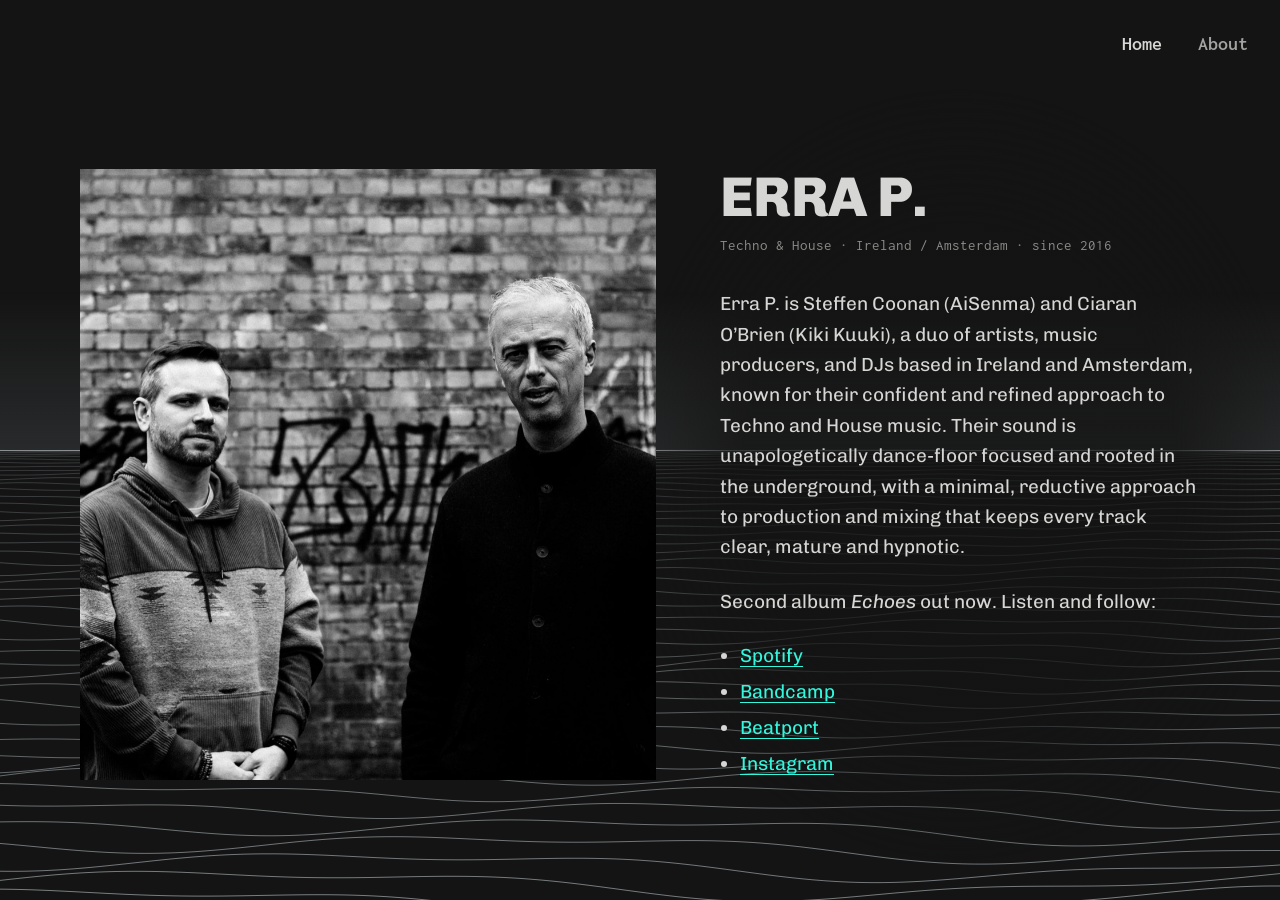
<file: index.html>
<!DOCTYPE html>
<html lang="en">
<head>
  <meta charset="utf-8">
  <meta name="viewport" content="width=device-width, initial-scale=1">
  <title>Erra P.</title>
  <meta name="description" content="Erra P. — Techno and House duo based in Ireland and Amsterdam.">
  <link rel="preconnect" href="https://fonts.googleapis.com">
  <link rel="preconnect" href="https://fonts.gstatic.com" crossorigin>
  <link href="https://fonts.googleapis.com/css2?family=Chivo:wght@400;800&family=Inconsolata:wght@400;600;700&display=swap" rel="stylesheet">
  <link rel="stylesheet" href="styles.css">
</head>
<body>
  <canvas class="sea" aria-hidden="true"></canvas>

  <nav class="nav">
    <a href="./" aria-current="page">Home</a>
    <a href="about.html">About</a>
  </nav>

  <main class="home">
    <img src="erra-p.jpg" alt="Erra P., black-and-white portrait of the duo in front of a graffiti-covered brick wall" width="1600" height="1068">

    <div class="glow">
      <h1>Erra P.</h1>
      <p class="meta">Techno &amp; House · Ireland / Amsterdam · since&nbsp;2016</p>

      <p>
        Erra P. is Steffen Coonan (AiSenma) and Ciaran O’Brien (Kiki Kuuki),
        a duo of artists, music producers, and DJs based in Ireland and
        Amsterdam, known for their confident and refined approach to Techno and
        House music. Their sound is unapologetically dance-floor focused and
        rooted in the underground, with a minimal, reductive approach to
        production and mixing that keeps every track clear, mature and
        hypnotic.
      </p>

      <p>Second album <em>Echoes</em> out now. Listen and follow:</p>

      <ul>
        <li><a href="https://open.spotify.com/artist/4HKfoJEZOT9HuwIy7572hq" target="_blank" rel="noopener">Spotify</a></li>
        <li><a href="https://erraproject.bandcamp.com/" target="_blank" rel="noopener">Bandcamp</a></li>
        <li><a href="https://www.beatport.com/artist/erra-p/859382" target="_blank" rel="noopener">Beatport</a></li>
        <li><a href="https://www.instagram.com/erraproject2030" target="_blank" rel="noopener">Instagram</a></li>
      </ul>
    </div>
  </main>

  <script src="sea.js"></script>
</body>
</html>
</file>
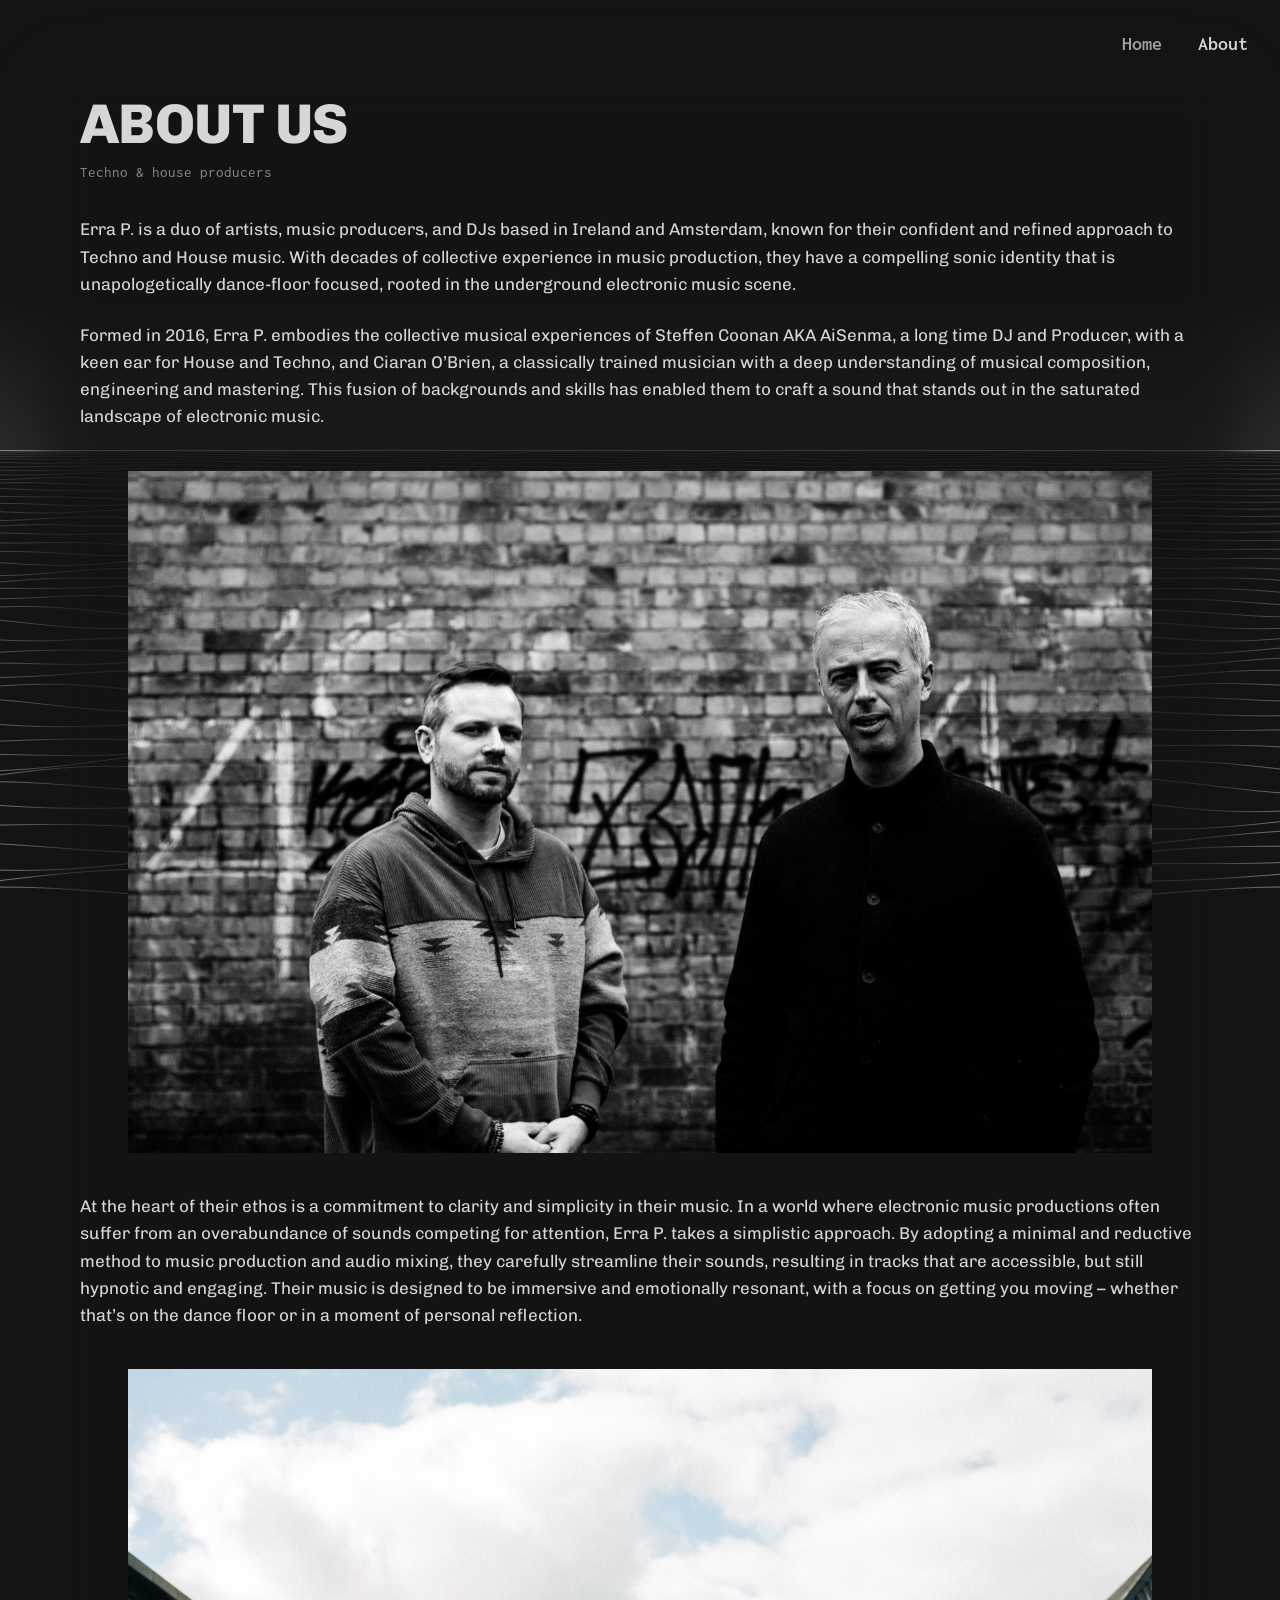
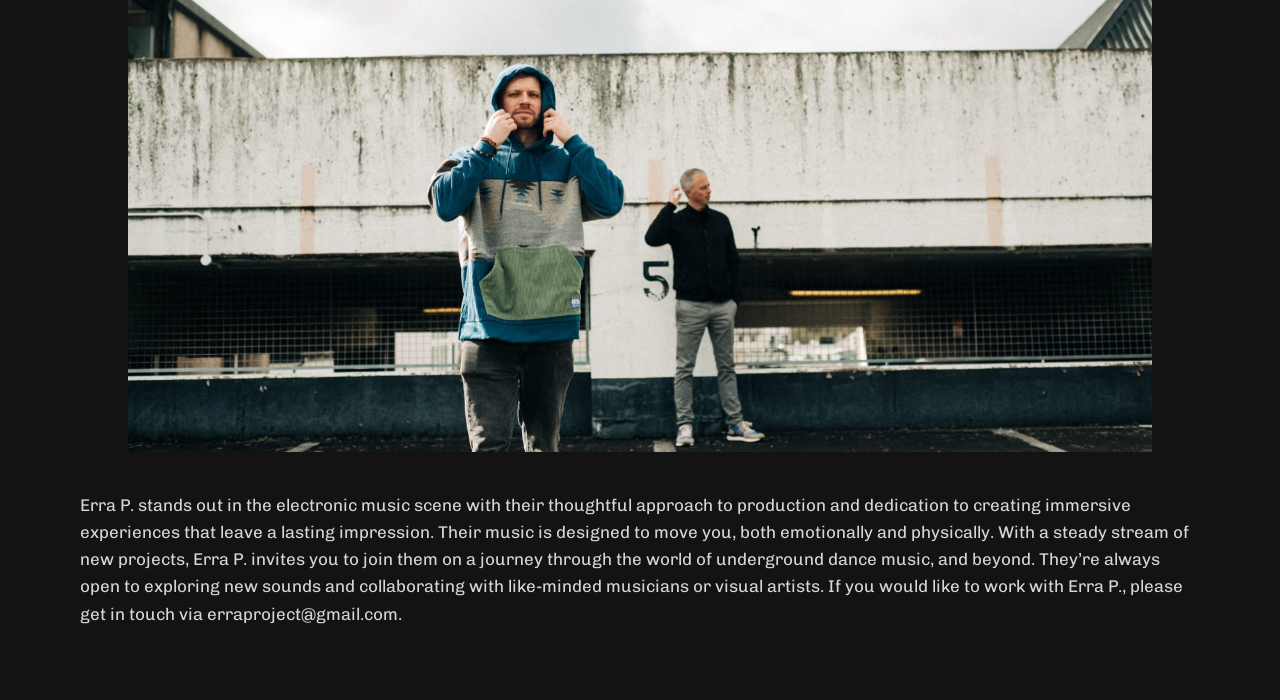
<file: about.html>
<!DOCTYPE html>
<html lang="en">
<head>
  <meta charset="utf-8">
  <meta name="viewport" content="width=device-width, initial-scale=1">
  <title>About · Erra P.</title>
  <meta name="description" content="About Erra P. — Techno and House producers and DJs based in Ireland and Amsterdam.">
  <link rel="preconnect" href="https://fonts.googleapis.com">
  <link rel="preconnect" href="https://fonts.gstatic.com" crossorigin>
  <link href="https://fonts.googleapis.com/css2?family=Chivo:wght@400;800&family=Inconsolata:wght@400;600;700&display=swap" rel="stylesheet">
  <link rel="stylesheet" href="styles.css">
</head>
<body>
  <canvas class="sea" aria-hidden="true"></canvas>

  <nav class="nav">
    <a href="./">Home</a>
    <a href="about.html" aria-current="page">About</a>
  </nav>

  <main class="about panel">
    <h1>About Us</h1>
    <h2 class="meta">Techno &amp; house producers</h2>

    <p>
      Erra P. is a duo of artists, music producers, and DJs based in Ireland
      and Amsterdam, known for their confident and refined approach to Techno
      and House music. With decades of collective experience in music
      production, they have a compelling sonic identity that is
      unapologetically dance-floor focused, rooted in the underground
      electronic music scene.
    </p>

    <p>
      Formed in 2016, Erra P. embodies the collective musical experiences of
      Steffen Coonan AKA AiSenma, a long time DJ and Producer, with a keen ear
      for House and Techno, and Ciaran O’Brien, a classically trained musician
      with a deep understanding of musical composition, engineering and
      mastering. This fusion of backgrounds and skills has enabled them to
      craft a sound that stands out in the saturated landscape of electronic
      music.
    </p>

    <img src="erra-p.jpg" alt="A black and white photo of Erra P. standing in front of a red brick wall covered with graffiti." width="1600" height="1068" loading="lazy">

    <p>
      At the heart of their ethos is a commitment to clarity and simplicity in
      their music. In a world where electronic music productions often suffer
      from an overabundance of sounds competing for attention, Erra P. takes a
      simplistic approach. By adopting a minimal and reductive method to music
      production and audio mixing, they carefully streamline their sounds,
      resulting in tracks that are accessible, but still hypnotic and engaging.
      Their music is designed to be immersive and emotionally resonant, with a
      focus on getting you moving – whether that’s on the dance floor or in a
      moment of personal reflection.
    </p>

    <img src="erra-p-rooftop.jpg" alt="Erra P. standing on the roof of a multi-storey car park under a cloudy sky." width="1600" height="1068" loading="lazy">

    <p>
      Erra P. stands out in the electronic music scene with their thoughtful
      approach to production and dedication to creating immersive experiences
      that leave a lasting impression. Their music is designed to move you,
      both emotionally and physically. With a steady stream of new projects,
      Erra P. invites you to join them on a journey through the world of
      underground dance music, and beyond. They’re always open to exploring
      new sounds and collaborating with like-minded musicians or visual
      artists. If you would like to work with Erra P., please get in touch via
      erraproject@gmail.com.
    </p>
  </main>

  <script src="sea.js"></script>
</body>
</html>
</file>
<file: styles.css>
:root {
  --bg: #141414;
  --ink: #d6d6d4;
  --muted: #8a8a88;
  --accent: #33f7dd;
}

* { box-sizing: border-box; }

body {
  margin: 0;
  min-height: 100vh;
  display: flex;
  align-items: center;
  justify-content: center;
  padding: 6rem 1.5rem 3rem;
  background: var(--bg);
  color: var(--ink);
  font-family: "Chivo", "Helvetica Neue", Helvetica, Arial, sans-serif;
  font-size: 1.0625rem;
  line-height: 1.6;
  -webkit-font-smoothing: antialiased;
}

main {
  position: relative;
  z-index: 1;
  max-width: 38rem;
  text-align: left;
}

/* Slow grey sea behind the page (see sea.js). Only shown on wide screens. */
.sea {
  display: none;
  position: fixed;
  inset: 0;
  width: 100%;
  height: 100%;
  z-index: 0;
  pointer-events: none;
}

/* Soft, slightly see-through dark area behind text so the waves don't cross it. */
.glow,
.panel { position: relative; }

.glow::before,
.panel::before {
  content: "";
  position: absolute;
  z-index: -1;
}

.glow::before {
  inset: -5rem -6rem;
  background: radial-gradient(closest-side, rgb(20 20 20 / 0.72) 65%, transparent);
}

.panel::before {
  inset: -2rem -2.5rem;
  border-radius: 2rem;
  background: rgb(20 20 20 / 0.72);
  filter: blur(24px);
}

/* No sea on small screens, so nothing to hold back. */
@media (max-width: 959px) {
  .glow::before,
  .panel::before { display: none; }
}

/* Menu */
.nav {
  position: absolute;
  top: 1.75rem;
  right: 2rem;
  z-index: 2;
  display: flex;
  gap: 2.25rem;
  font-family: "Inconsolata", ui-monospace, Menlo, monospace;
  font-size: 1.25rem;
  font-weight: 600;
}

.nav a {
  color: #a3a3a1;
  text-decoration: none;
}

.nav a:hover,
.nav a[aria-current="page"] { color: var(--ink); }

img {
  display: block;
  width: 100%;
  height: auto;
  aspect-ratio: 3 / 2;
  object-fit: cover;
  margin-bottom: 2rem;
}

h1 {
  margin: 0 0 0.5rem;
  font-weight: 800;
  font-size: clamp(2.25rem, 7vw, 3.5rem);
  line-height: 1;
  letter-spacing: -0.01em;
  text-transform: uppercase;
}

.meta {
  margin: 0 0 2rem;
  font-family: "Inconsolata", ui-monospace, Menlo, monospace;
  font-size: 0.95rem;
  font-weight: 400;
  color: var(--muted);
}

p { margin: 0 0 1.5rem; }

ul {
  list-style: disc;
  margin: 0;
  padding-left: 1.25rem;
}

li + li { margin-top: 0.35rem; }

a {
  color: var(--accent);
  text-decoration: underline;
  text-decoration-thickness: 1px;
  text-underline-offset: 0.2em;
}

a:hover { text-decoration-thickness: 2px; }

/* Homepage text a touch larger than the default. */
.home { font-size: 1.1875rem; }

/* About page: wide column like erraproject.com/about-us, photos centred
   and a little narrower than the text. */
.about {
  width: 100%;
  max-width: 70rem;
}

.about img {
  max-width: 64rem;
  margin: 2.5rem auto;
}

@media (min-width: 960px) {
  .sea { display: block; }

  /* Homepage: photo left, text right, photo as tall as the text. */
  .home {
    width: 100%;
    max-width: 70rem;
    display: grid;
    grid-template-columns: 1.2fr 1fr;
    gap: 4rem;
    align-items: start;
    container-type: inline-size;
  }

  /* As tall as the text, but never narrower than 0.9:1 so both faces stay
     in frame when the text wraps onto many lines. */
  .home img {
    height: 100%;
    max-height: calc((100cqi - 4rem) * 1.2 / 2.2 / 0.9);
    aspect-ratio: auto;
    object-position: 60% 50%;
    margin-bottom: 0;
  }

  .home > .glow { align-self: start; }
  .home > img { align-self: stretch; }
}
</file>
